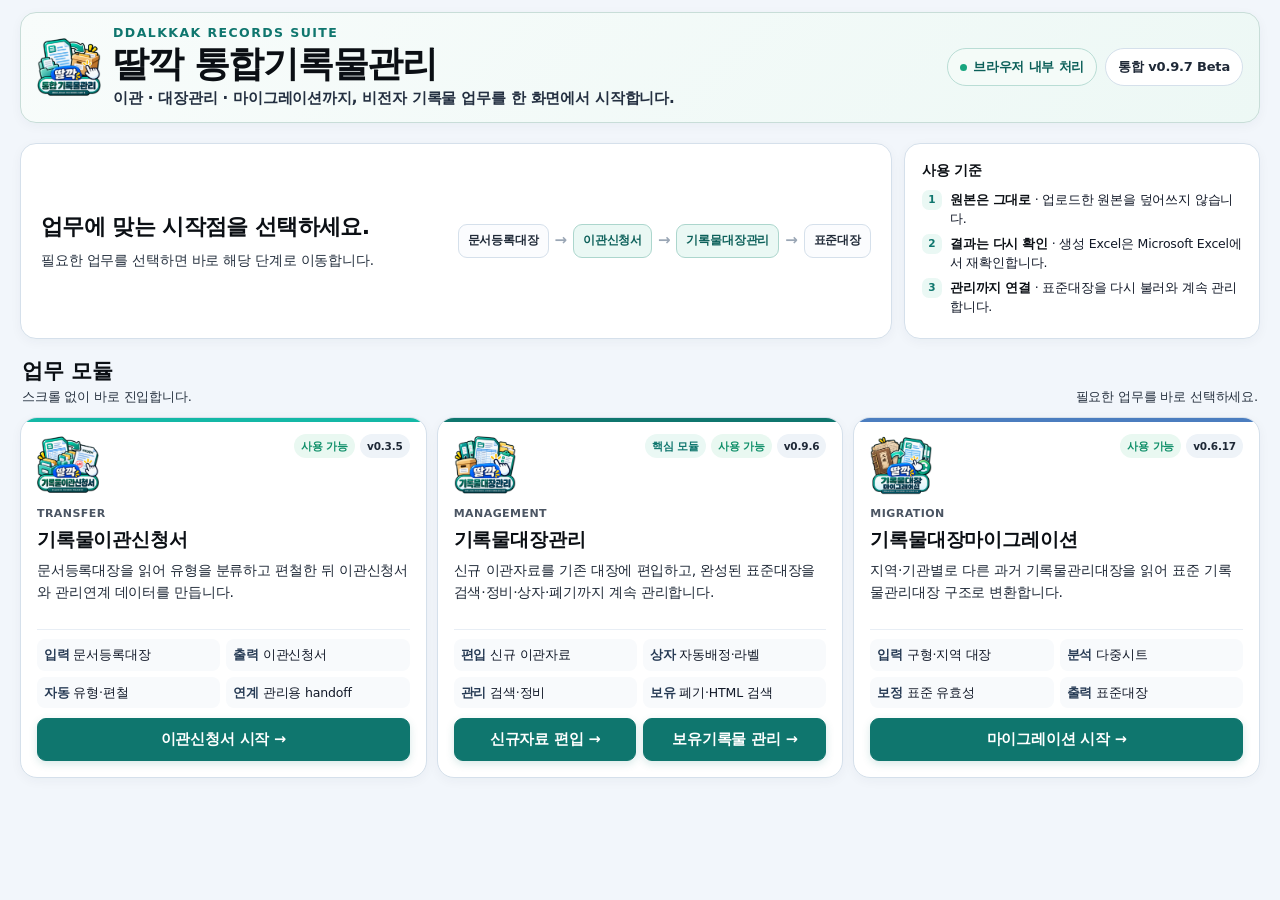
<file: index.html>
<!doctype html>
<html lang="ko">
<head>
<meta charset="utf-8">
<meta name="viewport" content="width=device-width,initial-scale=1">
<title>딸깍 통합기록물관리</title>
<style>
:root{
  --bg:#f2f6fb;--surface:#fff;--line:#d5e0eb;--line2:#e8eef5;
  --ink:#0b0f14;--muted:#26313f;--teal:#0f766e;--teal2:#0b5f59;
  --tealSoft:#eaf8f4;--blue:#2563eb;--amber:#a46800;--amberSoft:#fff6dd;
  --green:#0f8f69;--greenSoft:#e9f8f1;--disabled:#eef1f5;--disabledText:#a0a9b6;
  --shadow:0 8px 28px rgba(16,35,63,.065);--shadowSoft:0 3px 12px rgba(16,35,63,.045);
}
*{box-sizing:border-box}
html,body{margin:0;min-height:100%;font-family:"Pretendard","Noto Sans KR","Malgun Gothic",system-ui,sans-serif;color:var(--ink);-webkit-font-smoothing:antialiased}
body{background:var(--bg);font-size:15px;line-height:1.56;letter-spacing:-.18px}
a{color:inherit}
.shell{max-width:1340px;margin:auto;padding:12px 20px 16px}
.hero{
  min-height:90px;background:linear-gradient(135deg,#f8fcfb 0%,#edf8f5 100%);
  border:1px solid #c8ddd8;border-radius:16px;box-shadow:var(--shadowSoft);
  padding:12px 16px;display:flex;align-items:center;justify-content:space-between;gap:16px
}
.brand{display:flex;align-items:center;gap:12px;min-width:0}
.logo{
  width:64px;height:64px;border-radius:16px;display:grid;place-items:center;flex:0 0 64px;
  background:transparent;color:#fff;font-size:17px;font-weight:900;box-shadow:none;overflow:visible
}
.logo img{width:100%;height:100%;object-fit:contain;display:block}
.kicker{font-size:12px;font-weight:900;letter-spacing:.115em;color:var(--teal);margin:0 0 3px;line-height:1.25}
.brand h1{margin:0;font-size:34px;letter-spacing:-.035em;line-height:1.12;font-weight:900}
.brand p{margin:4px 0 0;color:#243041;font-size:14.5px;font-weight:650;line-height:1.45}
.hero-side{display:flex;align-items:center;gap:8px;flex-wrap:wrap;justify-content:flex-end}
.pill{
  display:inline-flex;align-items:center;gap:6px;min-height:36px;padding:8px 12px;border-radius:999px;
  border:1px solid #b9ddd5;background:#f4fbf8;color:var(--teal2);font-size:12.8px;font-weight:900
}
.dot{width:7px;height:7px;border-radius:50%;background:#18a57f}
.portal-ver{background:#fff;color:#1f2937;border-color:#d5e0eb}

.main{
  margin-top:20px;display:grid;grid-template-columns:minmax(0,1.42fr) minmax(310px,.58fr);gap:12px
}
.intro,.guide{
  background:var(--surface);border:1px solid var(--line);border-radius:16px;box-shadow:var(--shadowSoft)
}
.intro{padding:18px 20px;display:flex;align-items:center;justify-content:space-between;gap:22px}
.intro h2{margin:0 0 5px;font-size:22px;letter-spacing:-.6px}
.intro p{margin:0;color:#26313f;font-size:13.5px}
.intro strong{color:var(--teal2)}
.quick-flow{display:flex;align-items:center;gap:6px;flex-wrap:wrap;justify-content:flex-end}
.flow-chip{
  padding:7px 9px;border:1px solid var(--line);border-radius:9px;background:#fbfcfe;
  color:#1f2937;font-size:11.5px;font-weight:800;white-space:nowrap
}
.flow-chip.active{border-color:#acd6cd;background:var(--tealSoft);color:var(--teal2)}
.arrow{color:#9aa6b5;font-weight:900}
.guide{padding:16px 17px}
.guide h3{font-size:14px;margin:0 0 8px}
.guide-row{display:flex;gap:8px;align-items:flex-start;color:#111827;font-size:12.5px;margin:5px 0}
.guide-row b{color:var(--ink)}
.guide-ico{
  width:20px;height:20px;border-radius:7px;display:grid;place-items:center;flex:0 0 auto;
  background:var(--tealSoft);color:var(--teal);font-size:10.5px;font-weight:900
}

.launch-title{display:flex;align-items:flex-end;justify-content:space-between;gap:12px;margin:16px 2px 9px}
.launch-title h2{margin:0;font-size:21px}
.launch-title p{margin:0;color:#26313f;font-size:13px}
.launch-grid{display:grid;grid-template-columns:repeat(3,minmax(0,1fr));gap:10px}
.module{
  background:#fff;border:1px solid var(--line);border-radius:17px;box-shadow:var(--shadowSoft);
  padding:16px;display:flex;flex-direction:column;min-height:298px;position:relative;overflow:hidden
}
.module::before{content:"";position:absolute;left:0;top:0;width:100%;height:4px;background:#cfd8e5}
.module.transfer::before{background:#14b8a6}
.module.management::before{background:var(--teal)}
.module.migration::before{background:#4b7dbf}
.module-top{display:flex;align-items:flex-start;justify-content:space-between;gap:9px}
.module-icon{
  width:62px;height:62px;border-radius:12px;display:grid;place-items:center;font-size:20px;
  background:transparent;overflow:visible
}
.module-icon img{width:100%;height:100%;object-fit:contain;display:block}
.module.migration .module-icon{background:transparent}
.module-tags{display:flex;gap:5px;flex-wrap:wrap;justify-content:flex-end}
.tag{padding:4px 7px;border-radius:999px;font-size:10.5px;font-weight:900;background:#eef3f8;color:#1f2937}
.tag.ready{background:var(--greenSoft);color:var(--green)}
.tag.core{background:var(--tealSoft);color:var(--teal)}
.ver{margin-top:9px;color:#4b5563;font-size:11px;font-weight:900;letter-spacing:.45px}
.module h3{margin:3px 0 6px;font-size:19px}
.desc{color:#1f2937;font-size:14px;line-height:1.56;min-height:60px}
.keypoints{
  display:grid;grid-template-columns:1fr 1fr;gap:6px;margin-top:9px;padding-top:9px;border-top:1px solid var(--line2)
}
.keypoint{font-size:12.5px;color:#111827;padding:6px 7px;border-radius:8px;background:#f8fafc}
.keypoint b{color:#263a54}
.actions{margin-top:auto;padding-top:10px;display:grid;gap:7px}
.actions.two{grid-template-columns:1fr 1fr}
.btn{
  min-height:41px;border-radius:9px;border:1px solid #cad6e3;background:#fff;color:#2b3f58;
  text-decoration:none;display:flex;align-items:center;justify-content:center;
  padding:9px 12px;font-size:14.5px;font-weight:900;transition:.15s ease
}
.btn:hover{border-color:#9dafc1;background:#fafcff}
.btn.primary{
  background:var(--teal);border-color:var(--teal);color:#fff;box-shadow:0 3px 9px rgba(15,118,110,.16)
}
.btn.primary:hover{background:var(--teal2)}
.btn.secondary{background:#f7fafc}
.btn[aria-disabled="true"],.btn.disabled{
  background:var(--disabled);border-color:#e1e6ec;color:var(--disabledText);box-shadow:none;cursor:not-allowed;pointer-events:none
}
.btn .hint{font-size:10.5px;font-weight:700;opacity:.82;margin-left:5px}

.bottom{
  margin-top:12px;background:#fff;border:1px solid var(--line);border-radius:14px;box-shadow:var(--shadowSoft);
  padding:11px 14px;display:grid;grid-template-columns:repeat(3,1fr);gap:8px
}
.rule{display:flex;align-items:center;gap:9px;min-width:0}
.rule-ico{
  width:28px;height:28px;border-radius:9px;background:var(--tealSoft);color:var(--teal);
  display:grid;place-items:center;flex:0 0 auto;font-size:12px;font-weight:900
}
.rule b{display:block;font-size:12px;margin-bottom:1px}
.rule span{display:block;font-size:11.5px;color:#26313f;white-space:nowrap;overflow:hidden;text-overflow:ellipsis}

@media(min-width:1200px){
  .brand h1{font-size:36px}
  .kicker{font-size:12.5px}
  .brand p{font-size:15px}
  .pill{font-size:13px}
}
@media(min-width:1100px) and (min-height:720px){
  body{overflow:hidden}
  .shell{height:100vh;display:flex;flex-direction:column}
  .main{flex:0 0 auto}
  .launch-grid{flex:0 0 auto}
}
@media(max-width:1050px){
  .main{grid-template-columns:1fr}.launch-grid{grid-template-columns:1fr}.module{min-height:auto}
  .bottom{grid-template-columns:1fr}.intro{align-items:flex-start;flex-direction:column}.quick-flow{justify-content:flex-start}
  body{overflow:auto!important}.shell{height:auto!important}
}
@media(max-width:650px){
  .shell{padding:9px}.hero{align-items:flex-start;padding:11px 12px}.hero-side{display:none}
  .brand{align-items:flex-start;gap:10px}.logo{width:54px;height:54px;flex-basis:54px;border-radius:14px}
  .brand h1{font-size:27px}.kicker{font-size:10.5px}.brand p{font-size:12.5px}
  .actions.two{grid-template-columns:1fr}.quick-flow{display:none}.main{margin-top:9px}.intro{padding:15px}.guide{padding:14px}
}
</style>
</head>
<body>
<div class="shell">
  <header class="hero">
    <div class="brand">
      <div class="logo"><img src="./templates/통합기록물관리%20아이콘.png" alt="통합기록물관리 아이콘"></div>
      <div>
        <div class="kicker">DDALKKAK RECORDS SUITE</div>
        <h1>딸깍 통합기록물관리</h1>
        <p>이관 · 대장관리 · 마이그레이션까지, 비전자 기록물 업무를 한 화면에서 시작합니다.</p>
      </div>
    </div>
    <div class="hero-side">
      <span class="pill"><span class="dot"></span> 브라우저 내부 처리</span>
      <span class="pill portal-ver">통합 v0.9.7 Beta</span>
    </div>
  </header>

  <section class="main">
    <div class="intro">
      <div>
        <h2>업무에 맞는 시작점을 선택하세요.</h2>
        <p>필요한 업무를 선택하면 바로 해당 단계로 이동합니다.</p>
      </div>
      <div class="quick-flow" aria-label="신규 기록물 흐름">
        <span class="flow-chip">문서등록대장</span><span class="arrow">→</span>
        <span class="flow-chip active">이관신청서</span><span class="arrow">→</span>
        <span class="flow-chip active">기록물대장관리</span><span class="arrow">→</span>
        <span class="flow-chip">표준대장</span>
      </div>
    </div>
    <aside class="guide">
      <h3>사용 기준</h3>
      <div class="guide-row"><span class="guide-ico">1</span><span><b>원본은 그대로</b> · 업로드한 원본을 덮어쓰지 않습니다.</span></div>
      <div class="guide-row"><span class="guide-ico">2</span><span><b>결과는 다시 확인</b> · 생성 Excel은 Microsoft Excel에서 재확인합니다.</span></div>
      <div class="guide-row"><span class="guide-ico">3</span><span><b>관리까지 연결</b> · 표준대장을 다시 불러와 계속 관리합니다.</span></div>
    </aside>
  </section>

  <div class="launch-title">
    <div><h2>업무 모듈</h2><p>스크롤 없이 바로 진입합니다.</p></div>
    <p>필요한 업무를 바로 선택하세요.</p>
  </div>

  <section class="launch-grid">
    <article class="module transfer">
      <div class="module-top">
        <div class="module-icon"><img src="./templates/기록물이관신청서%20아이콘.png" alt="기록물이관신청서 아이콘"></div>
        <div class="module-tags"><span class="tag ready">사용 가능</span><span class="tag">v0.3.5</span></div>
      </div>
      <div class="ver">TRANSFER</div>
      <h3>기록물이관신청서</h3>
      <div class="desc">문서등록대장을 읽어 유형을 분류하고 편철한 뒤 이관신청서와 관리연계 데이터를 만듭니다.</div>
      <div class="keypoints">
        <div class="keypoint"><b>입력</b> 문서등록대장</div>
        <div class="keypoint"><b>출력</b> 이관신청서</div>
        <div class="keypoint"><b>자동</b> 유형·편철</div>
        <div class="keypoint"><b>연계</b> 관리용 handoff</div>
      </div>
      <div class="actions"><a class="btn primary" href="./transfer/">이관신청서 시작 →</a></div>
    </article>

    <article class="module management">
      <div class="module-top">
        <div class="module-icon"><img src="./templates/기록물대장관리%20아이콘.png" alt="기록물대장관리 아이콘"></div>
        <div class="module-tags"><span class="tag core">핵심 모듈</span><span class="tag ready">사용 가능</span><span class="tag">v0.9.6</span></div>
      </div>
      <div class="ver">MANAGEMENT</div>
      <h3>기록물대장관리</h3>
      <div class="desc">신규 이관자료를 기존 대장에 편입하고, 완성된 표준대장을 검색·정비·상자·폐기까지 계속 관리합니다.</div>
      <div class="keypoints">
        <div class="keypoint"><b>편입</b> 신규 이관자료</div>
        <div class="keypoint"><b>상자</b> 자동배정·라벨</div>
        <div class="keypoint"><b>관리</b> 검색·정비</div>
        <div class="keypoint"><b>보유</b> 폐기·HTML 검색</div>
      </div>
      <div class="actions two">
        <a class="btn primary" href="./management/">신규자료 편입 →</a>
        <a class="btn primary" href="./management/holdings/">보유기록물 관리 →</a>
      </div>
    </article>

    <article class="module migration">
      <div class="module-top">
        <div class="module-icon"><img src="./templates/기록물대장마이그레이션%20아이콘.png" alt="기록물대장마이그레이션 아이콘"></div>
        <div class="module-tags"><span class="tag ready">사용 가능</span><span class="tag">v0.6.17</span></div>
      </div>
      <div class="ver">MIGRATION</div>
      <h3>기록물대장마이그레이션</h3>
      <div class="desc">지역·기관별로 다른 과거 기록물관리대장을 읽어 표준 기록물관리대장 구조로 변환합니다.</div>
      <div class="keypoints">
        <div class="keypoint"><b>입력</b> 구형·지역 대장</div>
        <div class="keypoint"><b>분석</b> 다중시트</div>
        <div class="keypoint"><b>보정</b> 표준 유효성</div>
        <div class="keypoint"><b>출력</b> 표준대장</div>
      </div>
      <div class="actions"><a class="btn primary" href="./migration/">마이그레이션 시작 →</a></div>
    </article>
  </section>

  
</div>
</body>
</html>
</file>
